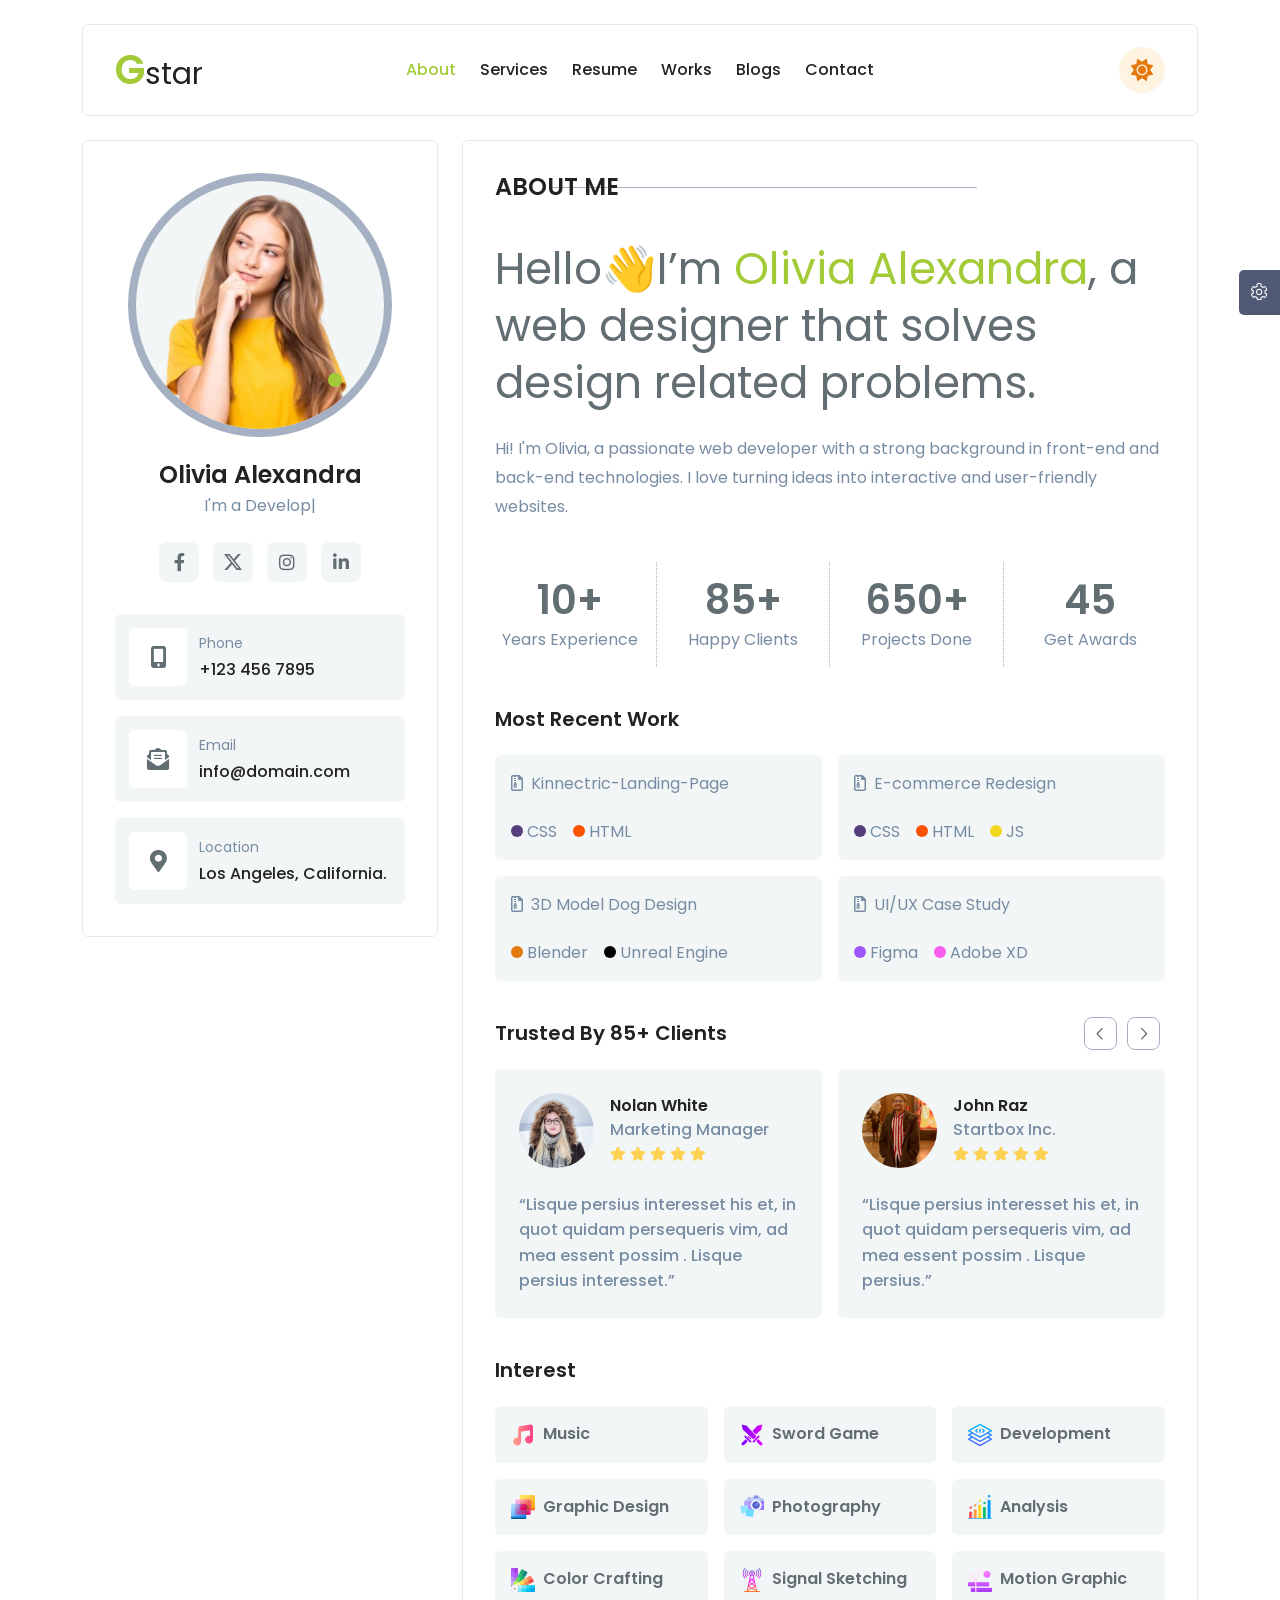
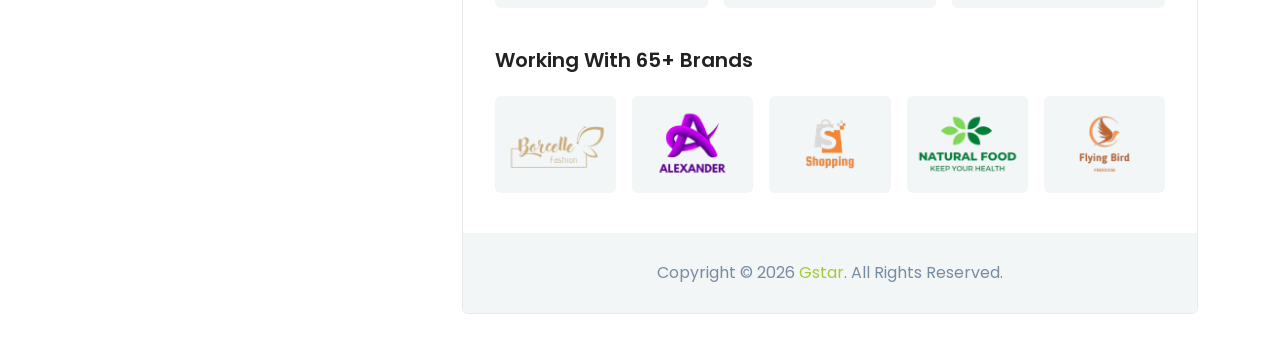
<file: home_main/index.html>
<!DOCTYPE html>
<html lang="en">

<head>
    <meta charset="UTF-8">
    <meta name="viewport" content="width=device-width, initial-scale=1.0">
    <meta name="color-scheme" content="light">
    <title>Gstar - Personal Portfolio Template</title>
    <meta name="description" content="Gstar is responsive bootstrap 5 personal portfolio html template.">
    <meta name="author" content="mountainclimbersstar.com">

    <!-- Fav Icon -->
    <link rel="shortcut icon" href="assets/images/favicon.ico" type="image/x-icon">

    <!-- Template Google Fonts -->
    <link
        href="https://fonts.googleapis.com/css2?family=Poppins:ital,wght@0,100;0,200;0,300;0,400;0,500;0,600;0,700;0,800;0,900;1,100;1,200;1,300;1,400;1,500;1,600;1,700;1,800;1,900&display=swap"
        rel="stylesheet">

    <!-- Bootstrap -->
    <link rel="stylesheet" href="assets/css/bootstrap.min.css">
    <!-- Bootstrap RTL -->
    <!-- <link rel="stylesheet" href="assets/css/bootstrap.rtl.min.css"> -->
    <!-- Bootstrap Icon -->
    <link rel="stylesheet" href="assets/css/bootstrap-icons.min.css">
    <!-- Font Awesome -->
    <link rel="stylesheet" href="assets/css/all.min.css">
    <!-- Owl Carousel -->
    <link rel="stylesheet" href="assets/css/owl.carousel.min.css">
    <link rel="stylesheet" href="assets/css/owl.theme.default.min.css">
    <!-- Gstar Theme CSS -->
    <link rel="stylesheet" href="assets/css/style.css">
    <!-- Responsive -->
    <link rel="stylesheet" href="assets/css/responsive.css">
    <!-- Color Switcher -->
    <link rel="stylesheet" href="assets/css/color-switcher.css">

    <!-- CSS Skin File -->
    <link id="color-switcher" rel="stylesheet" href="assets/css/skins/color-saladGreen.css">
</head>

<body>

    <!-- Preloader -->
    <div class="preloader">
        <div class="loader"></div>
    </div>

    <!-- Page Content Start -->
    <div id="page-content">
        <!-- Header -->
        <header id="header" class="header mb-24">
            <nav class="navbar primary-menu navbar-expand-lg">
                <div class="container">
                    <div class="menu-container d-flex align-items-center w-100 position-relative">
                        <!-- Logo -->
                        <div class="col-auto col-lg-2">
                            <a class="navbar-brand" href="index.html" title="Gstar">
                                <img class="d-none" src="assets/images/logo/dark-logo.png" alt="Gstar">
                                <h4 class="text-5xl fw-400 mb-0"><span class="text-6xl fw-600">G</span>star</h4>
                            </a>
                        </div>
                        <!-- Logo End -->

                        <div class="col col-lg-8 navbar-accordion px-0">
                            <div class="collapse navbar-collapse justify-content-center" id="navbarNav">
                                <ul class="navbar-nav">
                                    <li class="nav-item">
                                        <a class="nav-link active" aria-current="page" href="index.html">About</a>
                                    </li>
                                    <li class="nav-item">
                                        <a class="nav-link" href="#">Services</a>
                                    </li>
                                    <li class="nav-item">
                                        <a class="nav-link" href="#">Resume</a>
                                    </li>
                                    <li class="nav-item">
                                        <a class="nav-link" href="#">Works</a>
                                    </li>
                                    <li class="nav-item">
                                        <a class="nav-link" href="#">Blogs</a>
                                    </li>
                                    <li class="nav-item">
                                        <a class="nav-link" href="#">Contact</a>
                                    </li>
                                </ul>
                            </div>
                        </div>

                        <div class="col-auto col-lg-2">
                            <div class="gstar-header-menu d-flex align-items-center justify-content-end">
                                <div class="mode-toggle me-2 me-lg-0">
                                    <i class="fa-solid fa-sun sun"></i>
                                    <i class="fa-solid fa-moon moon"></i>
                                </div>

                                <!-- Navbar Toggler -->
                                <button class="navbar-toggler hamburger-menu ms-auto p-3 me-0" data-bs-toggle="collapse"
                                    data-bs-target="#navbarNav" aria-controls="navbarNav" aria-expanded="false"
                                    aria-label="Toggle navigation">
                                    <span class="line line-1"></span>
                                    <span class="line line-2"></span>
                                    <span class="line line-3"></span>
                                </button>
                                <!-- Navbar Toggler End -->
                            </div>
                        </div>
                    </div>
                </div>
            </nav>
        </header>
        <!-- Header End -->

        <!-- Main -->
        <div class="gstar-main">
            <section class="about-area">
                <div class="container">
                    <div class="row">
                        <!-- Personal Info -->
                        <div class="col-xl-4">
                            <div class="gstar-personal-info">
                                <div class="gstar-personal-info-wrap">
                                    <!-- Img -->
                                    <div class="gstar-personal-info-img mb-24 text-center">
                                        <span class="rounded-pill d-inline-block p-2 position-relative">
                                            <img src="assets/images/profile-pic.png" class="img-fluid rounded-pill"
                                                title="I'm Olivia Alexandra" alt="Profile Image">
                                            <!-- Available Link -->
                                            <a href="contact.html" class="available-link"></a>
                                        </span>
                                    </div>
                                    <!-- Img End -->

                                    <div class="typed-strings">
                                        <p>I'm a Developer</p>
                                        <p>I'm a Photographer</p>
                                        <p>I'm a 3D Designer</p>
                                    </div>
                                    <h4 class="gstar-personal-info-name text-2xl fw-600 mb-1 text-center">Olivia
                                        Alexandra</h4>
                                    <p class="text-center mb-4"><span class="typed text-base fw-400"></span></p>
                                    <!-- Social -->
                                    <ul class="social-icons text-center mb-32">
                                        <li class="social-icon-fb"><a href="#"><i
                                                    class="fa-brands fa-facebook-f"></i></a></li>
                                        <li class="social-icon-x"><a href="#"><i class="bi bi-twitter-x"></i></a></li>
                                        <li class="social-icon-instagram"><a href="#"><i
                                                    class="fa-brands fa-instagram"></i></a></li>
                                        <li class="social-icon-linkedin"><a href="#"><i
                                                    class="fa-brands fa-linkedin-in"></i></a></li>
                                    </ul>
                                    <!-- Social End -->

                                    <!-- Contact -->
                                    <div class="gstar-personal-info-contact-item d-flex align-items-center mb-3">
                                        <div class="icon"><i class="fa-solid fa-mobile-screen-button"></i></div>
                                        <div class="text ml-12">
                                            <span class="text-sm fw-400 mb-1 d-block">Phone</span>
                                            <strong class="text-base fw-500 mb-0 d-block">+123 456 7895</strong>
                                        </div>
                                    </div>
                                    <div class="gstar-personal-info-contact-item d-flex align-items-center mb-3">
                                        <div class="icon"><i class="fa-solid fa-envelope-open-text"></i></div>
                                        <div class="text ml-12">
                                            <span class="text-sm fw-400 mb-1 d-block">Email</span>
                                            <strong class="text-base fw-500 mb-0 d-block">info@domain.com</strong>
                                        </div>
                                    </div>
                                    <div class="gstar-personal-info-contact-item d-flex align-items-center mb-0">
                                        <div class="icon"><i class="fa-solid fa-location-dot"></i></div>
                                        <div class="text ml-12">
                                            <span class="text-sm fw-400 mb-1 d-block">Location</span>
                                            <strong class="text-base fw-500 mb-0 d-block">Los Angeles,
                                                California.</strong>
                                        </div>
                                    </div>
                                    <!-- Contact End -->
                                </div>
                            </div>
                        </div>
                        <!-- Personal Info End -->

                        <div class="col-xl-8">
                            <div class="gstar-page-content-wrap">
                                <div class="section-inner-wrapper pl-32 pr-32 pt-32">
                                    <!-- Page Title -->
                                    <div class="page-title">
                                        <h3 class="text-2xl fw-600 text-uppercase mb-0">About Me</h3>
                                    </div>
                                    <!-- Page Title End -->

                                    <h1 class="about-head text-7xl fw-400 mb-4">Hello<span class="hand">👋</span>I’m
                                        <span>Olivia
                                            Alexandra</span>, a
                                        web
                                        designer that solves design related problems.
                                    </h1>
                                    <p class="about-paragraph">Hi! I'm Olivia, a passionate web developer with a strong
                                        background in front-end and back-end technologies. I love turning ideas into
                                        interactive and user-friendly websites.</p>
                                </div>

                                <!-- Fun Facts -->
                                <div class="section-inner-wrapper pl-32 pr-32">
                                    <div class="fun-facts mt-40 mb-40">
                                        <div class="row">
                                            <div class="col-6 col-md-3">
                                                <div class="fun-fact-box text-center">
                                                    <h4 class="text-6xl fw-600 mb-0">10+</h4>
                                                    <p>Years Experience</p>
                                                </div>
                                            </div>
                                            <div class="col-6 col-md-3">
                                                <div class="fun-fact-box text-center">
                                                    <h4 class="text-6xl fw-600 mb-0">85+</h4>
                                                    <p>Happy Clients</p>
                                                </div>
                                            </div>
                                            <div class="col-6 col-md-3">
                                                <div class="fun-fact-box text-center">
                                                    <h4 class="text-6xl fw-600 mb-0">650+</h4>
                                                    <p>Projects Done</p>
                                                </div>
                                            </div>
                                            <div class="col-6 col-md-3">
                                                <div class="fun-fact-box text-center">
                                                    <h4 class="text-6xl fw-600 mb-0">45</h4>
                                                    <p>Get Awards</p>
                                                </div>
                                            </div>
                                        </div>
                                    </div>
                                </div>
                                <!-- Fun Facts End -->

                                <!-- Most Recent Work -->
                                <div class="section-inner-wrapper pl-32 pr-32">
                                    <div class="most-recent-work mb-40">
                                        <h4 class="text-xl fw-600 mb-24">Most Recent Work</h4>
                                        <div class="row g-3">
                                            <!-- Work #01 -->
                                            <div class="col-md-6">
                                                <div class="recent-work-box p-3 rounded">
                                                    <a href="#" class="text-base mb-4 d-inline-block"><i
                                                            class="fa-regular fa-file-zipper me-1"></i>
                                                        Kinnectric-Landing-Page</a>
                                                    <ul class="work-technology">
                                                        <li class="css">CSS</li>
                                                        <li class="html">HTML</li>
                                                    </ul>
                                                </div>
                                            </div>
                                            <!-- Work #02 -->
                                            <div class="col-md-6">
                                                <div class="recent-work-box p-3 rounded">
                                                    <a href="#" class="text-base mb-4 d-inline-block"><i
                                                            class="fa-regular fa-file-zipper me-1"></i>
                                                        E-commerce Redesign</a>
                                                    <ul class="work-technology">
                                                        <li class="css">CSS</li>
                                                        <li class="html">HTML</li>
                                                        <li class="js">JS</li>
                                                    </ul>
                                                </div>
                                            </div>
                                            <!-- Work #03 -->
                                            <div class="col-md-6">
                                                <div class="recent-work-box p-3 rounded">
                                                    <a href="#" class="text-base mb-4 d-inline-block"><i
                                                            class="fa-regular fa-file-zipper me-1"></i>
                                                        3D Model Dog Design</a>
                                                    <ul class="work-technology">
                                                        <li class="blender">Blender</li>
                                                        <li class="unreal-engine">Unreal Engine</li>
                                                    </ul>
                                                </div>
                                            </div>
                                            <!-- Work #04 -->
                                            <div class="col-md-6">
                                                <div class="recent-work-box p-3 rounded">
                                                    <a href="#" class="text-base mb-4 d-inline-block"><i
                                                            class="fa-regular fa-file-zipper me-1"></i>
                                                        UI/UX Case Study</a>
                                                    <ul class="work-technology">
                                                        <li class="figma">Figma</li>
                                                        <li class="adobe-XD">Adobe XD</li>
                                                    </ul>
                                                </div>
                                            </div>
                                        </div>
                                    </div>
                                </div>
                                <!-- Most Recent Work End -->

                                <!-- Clients -->
                                <div class="section-inner-wrapper pl-32 pr-32">
                                    <div class="clients mb-40">
                                        <h4 class="text-xl fw-600 mb-24">Trusted By 85+ Clients</h4>
                                        <div class="row">
                                            <div class="col-12">
                                                <div class="owl-carousel owl-theme clients-review-carousel">
                                                    <!-- Client #01 -->
                                                    <div class="items">
                                                        <div class="clients-review-wrapper p-4 rounded">
                                                            <div class="d-flex align-items-center mt-auto mb-4">
                                                                <img class="img-fluid w-auto rounded-circle d-inline-block"
                                                                    src="assets/images/clients/01.png" alt="Client">
                                                                <div class="ms-3">
                                                                    <strong class="client-name d-block fw-600">Nolan
                                                                        White</strong>
                                                                    <span class="d-block fw-500">Marketing
                                                                        Manager</span>
                                                                    <span class="text-sm review-star">
                                                                        <i class="fa-solid fa-star"></i>
                                                                        <i class="fa-solid fa-star"></i>
                                                                        <i class="fa-solid fa-star"></i>
                                                                        <i class="fa-solid fa-star"></i>
                                                                        <i class="fa-solid fa-star"></i>
                                                                    </span>
                                                                </div>
                                                            </div>
                                                            <p class="fw-500">“Lisque persius interesset his et, in quot
                                                                quidam persequeris vim, ad mea essent possim . Lisque
                                                                persius interesset.”</p>
                                                        </div>
                                                    </div>
                                                    <!-- Client #02 -->
                                                    <div class="items">
                                                        <div class="clients-review-wrapper p-4 rounded">
                                                            <div class="d-flex align-items-center mt-auto mb-4">
                                                                <img class="img-fluid w-auto rounded-circle d-inline-block"
                                                                    src="assets/images/clients/02.png" alt="Client">
                                                                <div class="ms-3">
                                                                    <strong class="client-name d-block fw-600">John
                                                                        Raz</strong>
                                                                    <span class="d-block fw-500">Startbox Inc.</span>
                                                                    <span class="text-sm review-star">
                                                                        <i class="fa-solid fa-star"></i>
                                                                        <i class="fa-solid fa-star"></i>
                                                                        <i class="fa-solid fa-star"></i>
                                                                        <i class="fa-solid fa-star"></i>
                                                                        <i class="fa-solid fa-star"></i>
                                                                    </span>
                                                                </div>
                                                            </div>
                                                            <p class="fw-500">“Lisque persius interesset his et, in quot
                                                                quidam persequeris vim, ad mea essent possim . Lisque
                                                                persius.”</p>
                                                        </div>
                                                    </div>
                                                    <!-- Client #03 -->
                                                    <div class="items">
                                                        <div class="clients-review-wrapper p-4 rounded">
                                                            <div class="d-flex align-items-center mt-auto mb-4">
                                                                <img class="img-fluid w-auto rounded-circle d-inline-block"
                                                                    src="assets/images/clients/03.png" alt="Client">
                                                                <div class="ms-3">
                                                                    <strong class="client-name d-block fw-600">Carla
                                                                        Housto</strong>
                                                                    <span class="d-block fw-500">Unvab Inc.</span>
                                                                    <span class="text-sm review-star">
                                                                        <i class="fa-solid fa-star"></i>
                                                                        <i class="fa-solid fa-star"></i>
                                                                        <i class="fa-solid fa-star"></i>
                                                                        <i class="fa-solid fa-star"></i>
                                                                        <i class="fa-solid fa-star"></i>
                                                                    </span>
                                                                </div>
                                                            </div>
                                                            <p class="fw-500">“Lisque persius interesset his et, in quot
                                                                quidam persequeris vim, ad mea essent possim . Lisque
                                                                persius interesset.”</p>
                                                        </div>
                                                    </div>
                                                    <!-- Client #04 -->
                                                    <div class="items">
                                                        <div class="clients-review-wrapper p-4 rounded">
                                                            <div class="d-flex align-items-center mt-auto mb-4">
                                                                <img class="img-fluid w-auto rounded-circle d-inline-block"
                                                                    src="assets/images/clients/04.png" alt="Client">
                                                                <div class="ms-3">
                                                                    <strong class="client-name d-block fw-600">Jillian
                                                                        Wyatt</strong>
                                                                    <span class="d-block fw-500">Marketing
                                                                        Specialist</span>
                                                                    <span class="text-sm review-star">
                                                                        <i class="fa-solid fa-star"></i>
                                                                        <i class="fa-solid fa-star"></i>
                                                                        <i class="fa-solid fa-star"></i>
                                                                        <i class="fa-solid fa-star"></i>
                                                                        <i class="fa-solid fa-star"></i>
                                                                    </span>
                                                                </div>
                                                            </div>
                                                            <p class="fw-500">“Lisque persius interesset his et, in quot
                                                                quidam persequeris vim, ad mea essent possim.”</p>
                                                        </div>
                                                    </div>
                                                </div>
                                            </div>
                                        </div>
                                    </div>
                                </div>
                                <!-- Clients End -->

                                <!-- Interest -->
                                <div class="section-inner-wrapper pl-32 pr-32">
                                    <div class="interest mb-40">
                                        <h4 class="text-xl fw-600 mb-24">Interest</h4>
                                        <div class="row g-3">
                                            <!-- Interest #01 -->
                                            <div class="col-md-4">
                                                <div class="interest-box p-3">
                                                    <img class="img-fluid" src="assets/images/interest/music.png"
                                                        alt="Interest Icon">
                                                    <strong class="text-base fw-600 ms-1">Music</strong>
                                                </div>
                                            </div>
                                            <!-- Interest #02 -->
                                            <div class="col-md-4">
                                                <div class="interest-box p-3">
                                                    <img class="img-fluid" src="assets/images/interest/lorem.png"
                                                        alt="Interest Icon">
                                                    <strong class="text-base fw-600 ms-1">Sword Game</strong>
                                                </div>
                                            </div>
                                            <!-- Interest #03 -->
                                            <div class="col-md-4">
                                                <div class="interest-box p-3">
                                                    <img class="img-fluid" src="assets/images/interest/development.png"
                                                        alt="Interest Icon">
                                                    <strong class="text-base fw-600 ms-1">Development</strong>
                                                </div>
                                            </div>
                                            <!-- Interest #04 -->
                                            <div class="col-md-4">
                                                <div class="interest-box p-3">
                                                    <img class="img-fluid" src="assets/images/interest/graphic.png"
                                                        alt="Interest Icon">
                                                    <strong class="text-base fw-600 ms-1">Graphic Design</strong>
                                                </div>
                                            </div>
                                            <!-- Interest #05 -->
                                            <div class="col-md-4">
                                                <div class="interest-box p-3">
                                                    <img class="img-fluid" src="assets/images/interest/photography.png"
                                                        alt="Interest Icon">
                                                    <strong class="text-base fw-600 ms-1">Photography</strong>
                                                </div>
                                            </div>
                                            <!-- Interest #06 -->
                                            <div class="col-md-4">
                                                <div class="interest-box p-3">
                                                    <img class="img-fluid" src="assets/images/interest/analysis.png"
                                                        alt="Interest Icon">
                                                    <strong class="text-base fw-600 ms-1">Analysis</strong>
                                                </div>
                                            </div>
                                            <!-- Interest #07 -->
                                            <div class="col-md-4">
                                                <div class="interest-box p-3">
                                                    <img class="img-fluid" src="assets/images/interest/colors.png"
                                                        alt="Interest Icon">
                                                    <strong class="text-base fw-600 ms-1">Color Crafting</strong>
                                                </div>
                                            </div>
                                            <!-- Interest #08 -->
                                            <div class="col-md-4">
                                                <div class="interest-box p-3">
                                                    <img class="img-fluid" src="assets/images/interest/cell-tower.png"
                                                        alt="Interest Icon">
                                                    <strong class="text-base fw-600 ms-1">Signal Sketching</strong>
                                                </div>
                                            </div>
                                            <!-- Interest #09 -->
                                            <div class="col-md-4">
                                                <div class="interest-box p-3">
                                                    <img class="img-fluid"
                                                        src="assets/images/interest/motion-graphic.png"
                                                        alt="Interest Icon">
                                                    <strong class="text-base fw-600 ms-1">Motion Graphic</strong>
                                                </div>
                                            </div>
                                        </div>
                                    </div>
                                </div>
                                <!-- Interest End -->

                                <!-- Brands -->
                                <div class="section-inner-wrapper pl-32 pr-32">
                                    <div class="brands mb-40">
                                        <h4 class="text-xl fw-600 mb-24">Working With 65+ Brands</h4>
                                        <div class="row">
                                            <div class="col-12">
                                                <div class="owl-carousel owl-theme brands-carousel">
                                                    <!-- Brand #01 -->
                                                    <div class="items">
                                                        <div class="brand-logo">
                                                            <img class="img-fluid" src="assets/images/brands/brand1.png"
                                                                alt="Brand">
                                                        </div>
                                                    </div>
                                                    <!-- Brand #02 -->
                                                    <div class="items">
                                                        <div class="brand-logo">
                                                            <img class="img-fluid" src="assets/images/brands/brand2.png"
                                                                alt="Brand">
                                                        </div>
                                                    </div>
                                                    <!-- Brand #03 -->
                                                    <div class="items">
                                                        <div class="brand-logo">
                                                            <img class="img-fluid" src="assets/images/brands/brand3.png"
                                                                alt="Brand">
                                                        </div>
                                                    </div>
                                                    <!-- Brand #04 -->
                                                    <div class="items">
                                                        <div class="brand-logo">
                                                            <img class="img-fluid" src="assets/images/brands/brand4.png"
                                                                alt="Brand">
                                                        </div>
                                                    </div>
                                                    <!-- Brand #05 -->
                                                    <div class="items">
                                                        <div class="brand-logo">
                                                            <img class="img-fluid" src="assets/images/brands/brand5.png"
                                                                alt="Brand">
                                                        </div>
                                                    </div>
                                                    <!-- Brand #06 -->
                                                    <div class="items">
                                                        <div class="brand-logo">
                                                            <img class="img-fluid" src="assets/images/brands/brand6.png"
                                                                alt="Brand">
                                                        </div>
                                                    </div>
                                                </div>
                                            </div>
                                        </div>
                                    </div>
                                </div>
                                <!-- Brands End -->

                                <!-- Footer Copyright -->
                                <div class="footer footer-s-1 pt-28 pb-28 pl-16 pr-16 copyright text-center">
                                    <p>Copyright &copy; <span id="currentYear"><!-- dynamic year --></span> <a
                                            href="#">Gstar</a>. All
                                        Rights Reserved.</p>
                                </div>
                                <!-- Footer Copyright End -->
                            </div>
                        </div>
                    </div>
                </div>
            </section>
        </div>
        <!-- Main End -->
    </div>
    <!-- Page Content End -->

    <!-- Back to Top -->
    <a href="#" id="back-top-top" class="shadow" data-bs-toggle="tooltip" title="Return to top">
        <i class="fa-regular fa-chevron-up"></i>
    </a>

    <!-- Color Switcher -->
    <div class="color-switcher">
        <div class="switcher-btn">
            <i class="fa-light fa-gear fa-spin"></i>
        </div>
        <h3>Color Switcher</h3>
        <div class="theme-buttons-container">
            <ul>
                <li class="theme-button saladGreen" data-bs-toggle="tooltip" title="Salad Green (Default)"
                    data-path="assets/css/skins/color-saladGreen.css"></li>
                <li class="theme-button orange" data-bs-toggle="tooltip" title="Orange"
                    data-path="assets/css/skins/color-orange.css"></li>
                <li class="theme-button yellow" data-bs-toggle="tooltip" title="Yellow"
                    data-path="assets/css/skins/color-yellow.css"></li>
                <li class="theme-button skyBlue" data-bs-toggle="tooltip" title="Sky Blue"
                    data-path="assets/css/skins/color-skyBlue.css"></li>
                <li class="theme-button green" data-bs-toggle="tooltip" title="Green"
                    data-path="assets/css/skins/color-green.css"></li>
                <li class="theme-button gray" data-bs-toggle="tooltip" title="Gray"
                    data-path="assets/css/skins/color-gray.css"></li>
                <li class="theme-button softBlue" data-bs-toggle="tooltip" title="Soft Blue"
                    data-path="assets/css/skins/color-softBlue.css"></li>
                <li class="theme-button fluorescentRed" data-bs-toggle="tooltip" title="Fluorescent Red"
                    data-path="assets/css/skins/color-fluorescentRed.css"></li>
                <li class="theme-button pink" data-bs-toggle="tooltip" title="Pink"
                    data-path="assets/css/skins/color-pink.css"></li>
                <li class="theme-button steelPink" data-bs-toggle="tooltip" title="Steel Pink"
                    data-path="assets/css/skins/color-steelPink.css"></li>
            </ul>
        </div>
    </div>

    <!-- jQery -->
    <script src="assets/js/jquery.min.js"></script>
    <!-- Bootstrap -->
    <script src="assets/js/bootstrap.bundle.min.js"></script>
    <!-- Owl Carousel -->
    <script src="assets/js/owl.carousel.min.js"></script>
    <!-- Typed -->
    <script src="assets/js/typed.min.js"></script>
    <!-- Color Switcher -->
    <script src="assets/js/switcher.min.js"></script>
    <!-- Theme -->
    <script src="assets/js/script.js"></script>
</body>

</html>
</file>
<file: home_main/assets/css/style.css>
/*
Template Name: Gstar - Personal Portfolio Template
Author: Mountain Theme
Author URI: https://mountaintheme.gumroad.com/
Template URI: https://gstar-personal-portfolio-html-templat.netlify.app/
Description: Personal Portfolio HTML Template
File Description: Main css file of the template
Version: 1.0.0
*/

/*------------------------------------------------------------------
[Table of Contents]
    + General
        - Variable Define
        - Common CSS
        - Helpers Classes
        - Buttons
        - Hamburger Menu
        - Preloader
        - Owl Carousel
        - Mode Switcher
        - Social Icon
        - Blockquotes
        - Page Title
    - Header
    - Personal Info / Sidebar
    + Pages
    + About
        - Fun Fact
        - Most Recent Work
        - Interest
        - Brands
    + Services
        - Offer
        - Pricing Plan
    - Resume
    - Works
    - Blogs
    - Contact
    + Footer
        - Footer Style 1
    - Call to Action
    - Work Single
    - Blog Single
    - Back to Top
    - Dark Theme
------------------------------------------------------------------*/

/* [ General ] */
/*================================================== */

/*** Variable Define ***/
:root {
    --body-bg: #fff;
    --section-bg: var(--body-bg);
    --common-bg: #f3f6f6;
    --common-bg-2: var(--section-bg);
    --common-bg-3: #a5b1c2;
    --theme-primary: #a3cb38;
    --theme-primary-rgb: 164, 203, 56, 0.9;
    --text-white: #fff;
    --text-off: #bdc3c7;
    --body-text: #778ca3;
    --heading-text: #222222;
    --heading-text-2: #636e72;
    --border-color: var(--common-bg-3);
    --border-color-2: #d9d9d9;
    --border-color-3: #eae8ef;
    --facebook: #316FF6;
    --x: #0F1318;
    --instagram: #C92E80;
    --linkdin: #0077B5;
    --github: #2B3137;
    --dribbble: #E34A85;
    --behance: #053CF7;
    --google: #DD4B39;
    --vimeo: #86C9EF;
    --skype: #00AFF0;
    --blogger: #FC4F08;
    --envelope: #6567A5;
}

:root .dark-theme {
    --body-bg: #222222;
    --section-bg: #2A2A2A;
    --common-bg: var(--body-bg);
    --common-bg-2: var(--section-bg);
    --common-bg-3: #606060;
    --theme-primary: #a3cb38;
    --theme-primary-rgb: 164, 203, 56, 0.9;
    --text-white: #fff;
    --text-off: #636E72;
    --body-text: #948DAA;
    --heading-text: var(--text-white);
    --heading-text-2: #a6a6a6;
    --border-color: var(--common-bg-3);
    --border-color-2: #454545;
    --border-color-3: #3f4042;
    --facebook: #316FF6;
    --x: #0F1318;
    --instagram: #C92E80;
    --linkdin: #0077B5;
    --github: #2B3137;
    --dribbble: #E34A85;
    --behance: #053CF7;
    --google: #DD4B39;
    --vimeo: #86C9EF;
    --skype: #00AFF0;
    --blogger: #FC4F08;
    --envelope: #6567A5;
}

/*** Common CSS ***/
* {
    margin: 0;
    padding: 0;
    box-sizing: border-box;
}

html,
body {
    scroll-behavior: smooth;
}

body {
    font-family: 'Poppins', sans-serif;
    font-size: 16px;
    font-weight: 400;
    position: relative;
    height: 100%;
    width: 100%;
    color: var(--body-text);
    background: var(--body-bg);
    overflow-x: hidden;
}

h1,
h2,
h3,
h4,
h5,
h6 {
    color: var(--heading-text);
}

p:last-of-type {
    margin-bottom: 0;
}

a {
    color: var(--body-text);
    -webkit-transition: all 0.3s;
    -moz-transition: all 0.3s;
    -ms-transition: all 0.3s;
    -o-transition: all 0.3s;
    transition: all 0.3s;
}

a,
a:hover,
a:focus,
.button:focus,
button,
button:focus {
    text-decoration: none;
    outline: none;
    -webkit-box-shadow: none;
    box-shadow: none;
}

ol,
ul {
    margin: 0;
    padding: 0;
}

ol li,
ul li {
    list-style: none;
}

img {
    max-width: 100%;
    height: auto;
}

/* Page Content */
#page-content {
    padding: 24px 0 24px 0;
}

/* Selection */
::-webkit-selection {
    background-color: var(--theme-primary);
    color: #fff;
    text-shadow: none;
}

::-moz-selection {
    background-color: var(--theme-primary);
    color: #fff;
    text-shadow: none;
}

::selection {
    background-color: var(--theme-primary);
    color: #fff;
    text-shadow: none;
}

/* Text Field */
.form-group label {
    font-size: 14px;
    font-weight: 500;
    color: var(--heading-text);
    margin-bottom: 8px;
}

input.form-control:focus,
textarea.form-control:focus {
    outline: none;
    box-shadow: none;
    border-color: var(--theme-primary);
}

html[dir=rtl] input[type="email"].form-control {
    text-align: end;
}

input.form-control,
textarea.form-control {
    border: none;
    border: 1px solid var(--border-color-3);
    outline: none;
    width: 100%;
    height: 54px;
    margin-bottom: 0;
    padding: 11px 20px;
    border-radius: 4px;
    color: var(--body-text) !important;
    background: transparent !important;
    -webkit-box-shadow: none;
    box-shadow: none;
    display: block;
}

/* Input Placeholder */
input.form-control::-webkit-input-placeholder {
    color: var(--body-text);
    font-size: 16px;
    font-weight: 400;
    opacity: 1;
}

input.form-control:-moz-placeholder {
    color: var(--body-text);
    font-size: 16px;
    font-weight: 400;
    opacity: 1;
}

input.form-control::-moz-placeholder {
    color: var(--body-text);
    font-size: 16px;
    font-weight: 400;
    opacity: 1;
}

input.form-control:-ms-input-placeholder {
    color: var(--body-text);
    font-size: 16px;
    font-weight: 400;
    opacity: 1;
}

textarea.form-control::-webkit-input-placeholder {
    color: var(--body-text);
    font-size: 16px;
    font-weight: 400;
    opacity: 1;
}

textarea.form-control:-moz-placeholder {
    color: var(--body-text);
    font-size: 16px;
    font-weight: 400;
    opacity: 1;
}

textarea.form-control::-moz-placeholder {
    color: var(--body-text);
    font-size: 16px;
    font-weight: 400;
    opacity: 1;
}

textarea.form-control:-ms-input-placeholder {
    color: var(--body-text);
    font-size: 16px;
    font-weight: 400;
    opacity: 1;
}

/*** Helpers Classes ***/
/* Font Size */
.text {
    font-size: 11px;
}

.text-xs {
    font-size: 12px;
}

.text-sm {
    font-size: 14px;
}

.text-base {
    font-size: 16px;
}

.text-lg {
    font-size: 18px;
}

.text-xl {
    font-size: 20px;
}

.text-2xl {
    font-size: 24px;
}

.text-3xl {
    font-size: 28px;
}

.text-4xl {
    font-size: 32px;
}

.text-5xl {
    font-size: 36px;
}

.text-6xl {
    font-size: 40px;
}

.text-7xl {
    font-size: 44px;
}

.text-8xl {
    font-size: 48px;
}

.text-9xl {
    font-size: 52px;
}

.text-10xl {
    font-size: 56px;
}

.text-11xl {
    font-size: 60px;
}

.text-12xl {
    font-size: 64px;
}

.text-13xl {
    font-size: 72px;
}

.text-14xl {
    font-size: 80px;
}

.text-15xl {
    font-size: 84px;
}

.text-16xl {
    font-size: 92px;
}

.text-17xl {
    font-size: 96px;
}

.text-18xl {
    font-size: 104px;
}

.text-19xl {
    font-size: 112px;
}

.text-20xl {
    font-size: 124px;
}

.text-21xl {
    font-size: 128px;
}

.text-22xl {
    font-size: 132px;
}

.text-23xl {
    font-size: 144px;
}

.text-7xl,
.text-8xl,
.text-9xl,
.text-10xl,
.text-11xl,
.text-12xl,
.text-13xl,
.text-14xl,
.text-16xl,
.text-17xl,
.text-18xl,
.text-19xl,
.text-20xl,
.text-21xl,
.text-22xl,
.text-23xl {
    line-height: 1.3;
}

/* Font Weight */
.fw-100 {
    font-weight: 100 !important;
}

.fw-200 {
    font-weight: 200 !important;
}

.fw-300 {
    font-weight: 300 !important;
}

.fw-400 {
    font-weight: 400 !important;
}

.fw-500 {
    font-weight: 500 !important;
}

.fw-600 {
    font-weight: 600 !important;
}

.fw-700 {
    font-weight: 700 !important;
}

.fw-800 {
    font-weight: 900 !important;
}

/* Opacity */
.opaciyt-0 {
    opacity: 0;
}

.opacity-1 {
    opacity: 0.1;
}

.opacity-2 {
    opacity: 0.2;
}

.opacity-3 {
    opacity: 0.3;
}

.opacity-4 {
    opacity: 0.4;
}

.opacity-5 {
    opacity: 0.5;
}

.opacity-6 {
    opacity: 0.6;
}

.opacity-7 {
    opacity: 0.7;
}

.opacity-8 {
    opacity: 0.8;
}

.opacity-9 {
    opacity: 0.9;
}

.opacity-10 {
    opacity: 1;
}

/** Margin & Padding **/
/* Margin Top */
.mt-2 {
    margin-top: 2px;
}

.mt-4 {
    margin-top: 4px;
}

.mt-8 {
    margin-top: 8px;
}

.mt-12 {
    margin-top: 12px;
}

.mt-16 {
    margin-top: 16px;
}

.mt-18 {
    margin-top: 18px;
}

.mt-20 {
    margin-top: 20px;
}

.mt-24 {
    margin-top: 24px;
}

.mt-28 {
    margin-top: 28px;
}

.mt-32 {
    margin-top: 32px;
}

.mt-34 {
    margin-top: 34px;
}

.mt-40 {
    margin-top: 40px;
}

.mt-44 {
    margin-top: 44px;
}

.mt-48 {
    margin-top: 48px;
}

.mt-52 {
    margin-top: 52px;
}

.mt-56 {
    margin-top: 56px;
}

.mt-60 {
    margin-top: 60px;
}

.mt-64 {
    margin-top: 64px;
}

.mt-72 {
    margin-top: 72px;
}

.mt-76 {
    margin-top: 76px;
}

.mt-80 {
    margin-top: 80px;
}

.mt-88 {
    margin-top: 88px;
}

.mt-96 {
    margin-top: 96px;
}

.mt-104 {
    margin-top: 104px;
}

.mt-112 {
    margin-top: 112px;
}

.mt-120 {
    margin-top: 120px;
}

.mt-128 {
    margin-top: 128px;
}

.mt-136 {
    margin-top: 136px;
}

.mt-144 {
    margin-top: 144px;
}

.mt-152 {
    margin-top: 152px;
}

.mt-160 {
    margin-top: 160px;
}

.mt-168 {
    margin-top: 168px;
}

.mt-176 {
    margin-top: 176px;
}

.mt-184 {
    margin-top: 184px;
}

.mt-192 {
    margin-top: 192px;
}

.mt-200 {
    margin-top: 200px;
}

/* Margin Bottom */
.mb-2 {
    margin-bottom: 2px;
}

.mb-4 {
    margin-bottom: 4px;
}

.mb-8 {
    margin-bottom: 8px;
}

.mb-12 {
    margin-bottom: 12px;
}

.mb-16 {
    margin-bottom: 16px;
}

.mb-18 {
    margin-bottom: 18px;
}

.mb-20 {
    margin-bottom: 20px;
}

.mb-24 {
    margin-bottom: 24px;
}

.mb-28 {
    margin-bottom: 28px;
}

.mb-32 {
    margin-bottom: 32px;
}

.mb-34 {
    margin-bottom: 34px;
}

.mb-40 {
    margin-bottom: 40px;
}

.mb-44 {
    margin-bottom: 44px;
}

.mb-48 {
    margin-bottom: 48px;
}

.mb-52 {
    margin-bottom: 52px;
}

.mb-56 {
    margin-bottom: 56px;
}

.mb-60 {
    margin-bottom: 60px;
}

.mb-64 {
    margin-bottom: 64px;
}

.mb-72 {
    margin-bottom: 72px;
}

.mb-76 {
    margin-bottom: 76px;
}

.mb-80 {
    margin-bottom: 80px;
}

.mb-88 {
    margin-bottom: 88px;
}

.mb-96 {
    margin-bottom: 96px;
}

.mb-104 {
    margin-bottom: 104px;
}

.mb-112 {
    margin-bottom: 112px;
}

.mb-120 {
    margin-bottom: 120px;
}

.mb-128 {
    margin-bottom: 128px;
}

.mb-136 {
    margin-bottom: 136px;
}

.mb-144 {
    margin-bottom: 144px;
}

.mb-152 {
    margin-bottom: 152px;
}

.mb-160 {
    margin-bottom: 160px;
}

.mb-168 {
    margin-bottom: 168px;
}

.mb-176 {
    margin-bottom: 176px;
}

.mb-184 {
    margin-bottom: 184px;
}

.mb-192 {
    margin-bottom: 192px;
}

.mb-200 {
    margin-bottom: 200px;
}

/* Margin Left */
.ml-2 {
    margin-left: 2px;
}

.ml-4 {
    margin-left: 4px;
}

.ml-8 {
    margin-left: 8px;
}

.ml-12 {
    margin-left: 12px;
}

.ml-16 {
    margin-left: 16px;
}

.ml-18 {
    margin-left: 18px;
}

.ml-20 {
    margin-left: 20px;
}

.ml-24 {
    margin-left: 24px;
}

.ml-28 {
    margin-left: 28px;
}

.ml-32 {
    margin-left: 32px;
}

.ml-34 {
    margin-left: 34px;
}

.ml-40 {
    margin-left: 40px;
}

.ml-44 {
    margin-left: 44px;
}

.ml-48 {
    margin-left: 48px;
}

.ml-52 {
    margin-left: 52px;
}

.ml-56 {
    margin-left: 56px;
}

.ml-60 {
    margin-left: 60px;
}

.ml-64 {
    margin-left: 64px;
}

.ml-72 {
    margin-left: 72px;
}

.ml-76 {
    margin-left: 76px;
}

.ml-80 {
    margin-left: 80px;
}

.ml-88 {
    margin-left: 88px;
}

.ml-96 {
    margin-left: 96px;
}

.ml-104 {
    margin-left: 104px;
}

.ml-112 {
    margin-left: 112px;
}

.ml-120 {
    margin-left: 120px;
}

.ml-128 {
    margin-left: 128px;
}

.ml-136 {
    margin-left: 136px;
}

.ml-144 {
    margin-left: 144px;
}

.ml-152 {
    margin-left: 152px;
}

.ml-160 {
    margin-left: 160px;
}

.ml-168 {
    margin-left: 168px;
}

.ml-176 {
    margin-left: 176px;
}

.ml-184 {
    margin-left: 184px;
}

.ml-192 {
    margin-left: 192px;
}

.ml-200 {
    margin-left: 200px;
}

/* Margin Right */
.mr-2 {
    margin-right: 2px;
}

.mr-4 {
    margin-right: 4px;
}

.mr-8 {
    margin-right: 8px;
}

.mr-12 {
    margin-right: 12px;
}

.mr-16 {
    margin-right: 16px;
}

.mr-18 {
    margin-right: 18px;
}

.mr-20 {
    margin-right: 20px;
}

.mr-24 {
    margin-right: 24px;
}

.mr-28 {
    margin-right: 28px;
}

.mr-32 {
    margin-right: 32px;
}

.mr-34 {
    margin-right: 34px;
}

.mr-40 {
    margin-right: 40px;
}

.mr-44 {
    margin-right: 44px;
}

.mr-48 {
    margin-right: 48px;
}

.mr-52 {
    margin-right: 52px;
}

.mr-56 {
    margin-right: 56px;
}

.mr-60 {
    margin-right: 60px;
}

.mr-64 {
    margin-right: 64px;
}

.mr-72 {
    margin-right: 72px;
}

.mr-76 {
    margin-right: 76px;
}

.mr-80 {
    margin-right: 80px;
}

.mr-88 {
    margin-right: 88px;
}

.mr-96 {
    margin-right: 96px;
}

.mr-104 {
    margin-right: 104px;
}

.mr-112 {
    margin-right: 112px;
}

.mr-120 {
    margin-right: 120px;
}

.mr-128 {
    margin-right: 128px;
}

.mr-136 {
    margin-right: 136px;
}

.mr-144 {
    margin-right: 144px;
}

.mr-152 {
    margin-right: 152px;
}

.mr-160 {
    margin-right: 160px;
}

.mr-168 {
    margin-right: 168px;
}

.mr-176 {
    margin-right: 176px;
}

.mr-184 {
    margin-right: 184px;
}

.mr-192 {
    margin-right: 192px;
}

.mr-200 {
    margin-right: 200px;
}

/* Padding Top */
.pt-2 {
    padding-top: 2px;
}

.pt-4 {
    padding-top: 4px;
}

.pt-8 {
    padding-top: 8px;
}

.pt-12 {
    padding-top: 12px;
}

.pt-16 {
    padding-top: 16px;
}

.pt-18 {
    padding-top: 18px;
}

.pt-20 {
    padding-top: 20px;
}

.pt-24 {
    padding-top: 24px;
}

.pt-28 {
    padding-top: 28px;
}

.pt-32 {
    padding-top: 32px;
}

.pt-34 {
    padding-top: 34px;
}

.pt-40 {
    padding-top: 40px;
}

.pt-44 {
    padding-top: 44px;
}

.pt-48 {
    padding-top: 48px;
}

.pt-52 {
    padding-top: 52px;
}

.pt-56 {
    padding-top: 56px;
}

.pt-60 {
    padding-top: 60px;
}

.pt-64 {
    padding-top: 64px;
}

.pt-72 {
    padding-top: 72px;
}

.pt-76 {
    padding-top: 76px;
}

.pt-80 {
    padding-top: 80px;
}

.pt-88 {
    padding-top: 88px;
}

.pt-96 {
    padding-top: 96px;
}

.pt-104 {
    padding-top: 104px;
}

.pt-112 {
    padding-top: 112px;
}

.pt-120 {
    padding-top: 120px;
}

.pt-128 {
    padding-top: 128px;
}

.pt-136 {
    padding-top: 136px;
}

.pt-144 {
    padding-top: 144px;
}

.pt-152 {
    padding-top: 152px;
}

.pt-160 {
    padding-top: 160px;
}

.pt-168 {
    padding-top: 168px;
}

.pt-176 {
    padding-top: 176px;
}

.pt-184 {
    padding-top: 184px;
}

.pt-192 {
    padding-top: 192px;
}

.pt-200 {
    padding-top: 200px;
}

/* Padding Bottom */
.pb-2 {
    padding-bottom: 2px;
}

.pb-4 {
    padding-bottom: 4px;
}

.pb-8 {
    padding-bottom: 8px;
}

.pb-12 {
    padding-bottom: 12px;
}

.pb-16 {
    padding-bottom: 16px;
}

.pb-18 {
    padding-bottom: 18px;
}

.pb-20 {
    padding-bottom: 20px;
}

.pb-24 {
    padding-bottom: 24px;
}

.pb-28 {
    padding-bottom: 28px;
}

.pb-32 {
    padding-bottom: 32px;
}

.pb-34 {
    padding-bottom: 34px;
}

.pb-40 {
    padding-bottom: 40px;
}

.pb-44 {
    padding-bottom: 44px;
}

.pb-48 {
    padding-bottom: 48px;
}

.pb-52 {
    padding-bottom: 52px;
}

.pb-56 {
    padding-bottom: 56px;
}

.pb-60 {
    padding-bottom: 60px;
}

.pb-64 {
    padding-bottom: 64px;
}

.pb-72 {
    padding-bottom: 72px;
}

.pb-76 {
    padding-bottom: 76px;
}

.pb-80 {
    padding-bottom: 80px;
}

.pb-88 {
    padding-bottom: 88px;
}

.pb-96 {
    padding-bottom: 96px;
}

.pb-104 {
    padding-bottom: 104px;
}

.pb-112 {
    padding-bottom: 112px;
}

.pb-120 {
    padding-bottom: 120px;
}

.pb-128 {
    padding-bottom: 128px;
}

.pb-136 {
    padding-bottom: 136px;
}

.pb-144 {
    padding-bottom: 144px;
}

.pb-152 {
    padding-bottom: 152px;
}

.pb-160 {
    padding-bottom: 160px;
}

.pb-168 {
    padding-bottom: 168px;
}

.pb-176 {
    padding-bottom: 176px;
}

.pb-184 {
    padding-bottom: 184px;
}

.pb-192 {
    padding-bottom: 192px;
}

.pb-200 {
    padding-bottom: 200px;
}

/* Padding Left */
.pl-2 {
    padding-left: 2px;
}

.pl-4 {
    padding-left: 4px;
}

.pl-8 {
    padding-left: 8px;
}

.pl-12 {
    padding-left: 12px;
}

.pl-16 {
    padding-left: 16px;
}

.pl-18 {
    padding-left: 18px;
}

.pl-20 {
    padding-left: 20px;
}

.pl-24 {
    padding-left: 24px;
}

.pl-28 {
    padding-left: 28px;
}

.pl-32 {
    padding-left: 32px;
}

.pl-34 {
    padding-left: 34px;
}

.pl-40 {
    padding-left: 40px;
}

.pl-44 {
    padding-left: 44px;
}

.pl-48 {
    padding-left: 48px;
}

.pl-52 {
    padding-left: 52px;
}

.pl-56 {
    padding-left: 56px;
}

.pl-60 {
    padding-left: 60px;
}

.pl-64 {
    padding-left: 64px;
}

.pl-72 {
    padding-left: 72px;
}

.pl-76 {
    padding-left: 76px;
}

.pl-80 {
    padding-left: 80px;
}

.pl-88 {
    padding-left: 88px;
}

.pl-96 {
    padding-left: 96px;
}

.pl-104 {
    padding-left: 104px;
}

.pl-112 {
    padding-left: 112px;
}

.pl-120 {
    padding-left: 120px;
}

.pl-128 {
    padding-left: 128px;
}

.pl-136 {
    padding-left: 136px;
}

.pl-144 {
    padding-left: 144px;
}

.pl-152 {
    padding-left: 152px;
}

.pl-160 {
    padding-left: 160px;
}

.pl-168 {
    padding-left: 168px;
}

.pl-176 {
    padding-left: 176px;
}

.pl-184 {
    padding-left: 184px;
}

.pl-192 {
    padding-left: 192px;
}

.pl-200 {
    padding-left: 200px;
}

/* Padding Right */
.pr-2 {
    padding-right: 2px;
}

.pr-4 {
    padding-right: 4px;
}

.pr-8 {
    padding-right: 8px;
}

.pr-12 {
    padding-right: 12px;
}

.pr-16 {
    padding-right: 16px;
}

.pr-18 {
    padding-right: 18px;
}

.pr-20 {
    padding-right: 20px;
}

.pr-24 {
    padding-right: 24px;
}

.pr-28 {
    padding-right: 28px;
}

.pr-32 {
    padding-right: 32px;
}

.pr-34 {
    padding-right: 34px;
}

.pr-40 {
    padding-right: 40px;
}

.pr-44 {
    padding-right: 44px;
}

.pr-48 {
    padding-right: 48px;
}

.pr-52 {
    padding-right: 52px;
}

.pr-56 {
    padding-right: 56px;
}

.pr-60 {
    padding-right: 60px;
}

.pr-64 {
    padding-right: 64px;
}

.pr-72 {
    padding-right: 72px;
}

.pr-76 {
    padding-right: 76px;
}

.pr-80 {
    padding-right: 80px;
}

.pr-88 {
    padding-right: 88px;
}

.pr-96 {
    padding-right: 96px;
}

.pr-104 {
    padding-right: 104px;
}

.pr-112 {
    padding-right: 112px;
}

.pr-120 {
    padding-right: 120px;
}

.pr-128 {
    padding-right: 128px;
}

.pr-136 {
    padding-right: 136px;
}

.pr-144 {
    padding-right: 144px;
}

.pr-152 {
    padding-right: 152px;
}

.pr-160 {
    padding-right: 160px;
}

.pr-168 {
    padding-right: 168px;
}

.pr-176 {
    padding-right: 176px;
}

.pr-184 {
    padding-right: 184px;
}

.pr-192 {
    padding-right: 192px;
}

.pr-200 {
    padding-right: 200px;
}

/*** Buttons ***/
.button {
    border: 0;
    width: max-content;
    display: inline-block;
    font-size: 16px;
    font-weight: 500;
    padding: 12px 24px;
    color: #FFF;
    border-radius: 14px;
    -webkit-transition: all .4s ease;
    -moz-transition: all .4s ease;
    -ms-transition: all .4s ease;
    -o-transition: all .4s ease;
    transition: all .4s ease;
}

.button-coloured {
    background: var(--theme-primary);
}

.button-dark {
    background: var(--common-bg-3);
}

.button-coloured:hover,
.button-dark:hover {
    -webkit-box-shadow: inset 0px 0px 135px rgba(0, 0, 0, 0.25);
    -moz-box-shadow: inset 0px 0px 135px rgba(0, 0, 0, 0.25);
    -ms-box-shadow: inset 0px 0px 135px rgba(0, 0, 0, 0.25);
    -o-box-shadow: inset 0px 0px 135px rgba(0, 0, 0, 0.25);
    box-shadow: inset 0px 0px 135px rgba(0, 0, 0, 0.25);
}

/*** Hamburger Menu ***/
.hamburger-menu {
    padding: 0 12px !important;
    border-radius: 50%;
    outline: none !important;
    box-shadow: none !important;
    background: var(--theme-primary);
    height: 46px;
    width: 46px;
    vertical-align: middle;
    direction: ltr;
}

.hamburger-menu .line {
    display: block;
    height: 3px;
    width: 10px;
    margin-block: 4px;
    background-color: var(--text-white);
    border-radius: 8px;
    -webkit-transition: all .5s;
    -moz-transition: all .5s;
    -ms-transition: all .5s;
    -o-transition: all .5s;
    transition: all .5s;
}

.hamburger-menu .line-2 {
    width: 20px;
}

.hamburger-menu .line-3 {
    margin-inline-start: auto;
}

.hamburger-menu.active .line-2 {
    -webkit-transform: rotate(-45deg);
    -moz-transform: rotate(-45deg);
    -ms-transform: rotate(-45deg);
    -o-transform: rotate(-45deg);
    transform: rotate(-45deg);
}

.hamburger-menu.active .line-1 {
    -webkit-transform: rotate(45deg) translate(4px, 1.5px);
    -moz-transform: rotate(45deg) translate(4px, 1.5px);
    -ms-transform: rotate(45deg) translate(4px, 1.5px);
    -o-transform: rotate(45deg) translate(4px, 1.5px);
    transform: rotate(45deg) translate(4px, 1.5px);
}

.hamburger-menu.active .line-3 {
    -webkit-transform: rotate(45deg) translate(-3px, -1px);
    -moz-transform: rotate(45deg) translate(-3px, -1px);
    -ms-transform: rotate(45deg) translate(-3px, -1px);
    -o-transform: rotate(45deg) translate(-3px, -1px);
    transform: rotate(45deg) translate(-3px, -1px);
}

/*** Preloader ***/
.preloader {
    position: fixed;
    width: 100%;
    height: 100%;
    z-index: 999999999 !important;
    background-color: #fff;
    top: 0;
    left: 0;
    right: 0;
    bottom: 0;
}

.dark-theme .preloader {
    background: #000;
}

.loader {
    position: absolute;
    top: 50%;
    left: 50%;
    -webkit-transform: translate(-50%, -50%);
    transform: translate(-50%, -50%);
    height: 4px;
    width: 134px;
    --c: no-repeat -webkit-linear-gradient(#6100ee 0 0);
    background: var(--c), var(--c), #d7b8fc;
    background-size: 60% 100%;
    -webkit-animation: preloader 3s infinite;
    animation: preloader 3s infinite;
}

@-webkit-keyframes preloader {
    0% {
        background-position: -150% 0, -150% 0
    }

    66% {
        background-position: 250% 0, -150% 0
    }

    100% {
        background-position: 250% 0, 250% 0
    }
}

@keyframes preloader {
    0% {
        background-position: -150% 0, -150% 0
    }

    66% {
        background-position: 250% 0, -150% 0
    }

    100% {
        background-position: 250% 0, 250% 0
    }
}

/*** Owl Carousel ***/
html[dir=rtl] .owl-nav {
    right: auto;
    left: 0;
}

.owl-nav {
    margin-top: 0 !important;
    position: absolute;
    top: -52px;
    right: 0;
}

.owl-nav button {
    width: 33px;
    height: 33px;
    line-height: 33px !important;
    color: var(--heading-text-2) !important;
    border: 1px solid var(--border-color) !important;
    border-radius: 8px !important;
    font-size: 14px !important;
    margin: 0 5px !important;
    -webkit-transition: .2s !important;
    transition: .2s !important;
}

.owl-nav button:hover {
    background: transparent !important;
    border-color: var(--theme-primary) !important;
    color: var(--theme-primary) !important;
}

/*** Mode Switcher ***/
.mode-toggle {
    width: 46px;
    height: 46px;
    line-height: 46px;
    font-size: 22px;
    border-radius: 50%;
    cursor: pointer;
    display: flex;
    justify-content: center;
    align-items: center;
    background: rgba(255, 204, 133, 0.24);
    -webkit-transition: .4s ease;
    transition: .4s ease;
}

.mode-toggle:hover {
    background: #E5780B;
}

.dark-theme .mode-toggle {
    background: rgba(133, 169, 255, 0.239);
}

.dark-theme .mode-toggle:hover {
    background: #637EBE;
}

.mode-toggle .sun {
    color: #e5780b;
    -webkit-transition: .4s ease;
    transition: .4s ease;
}

.dark-theme .mode-toggle .sun {
    display: none;
}

.mode-toggle .moon {
    position: absolute;
    color: #3874ff;
    display: none;
}

.dark-theme .mode-toggle .moon {
    display: block;
    -webkit-transition: .4s ease;
    transition: .4s ease;
}

.mode-toggle:hover i {
    color: var(--text-white);
}

/*** Social Icon ***/
.social-icons {
    font-size: 0;
}

.social-icons li {
    display: inline-block;
}

html[dir=rtl] .social-icons li:not(:last-child) {
    margin-right: auto;
    margin-left: 14px;
}

.social-icons li:not(:last-child) {
    margin-right: 14px;
}

.social-icons li a {
    display: inline-block;
    height: 40px;
    width: 40px;
    line-height: 40px;
    text-align: center;
    border-radius: 8px;
    font-size: 18px;
    color: var(--heading-text-2);
    background: var(--common-bg);
    -webkit-transition: all .4s ease;
    transition: all .4s ease;
}

.social-icons li a:hover {
    color: var(--text-white);
}

.social-icons .social-icon-fb a:hover {
    background: var(--facebook) !important;
}

.social-icons .social-icon-x a:hover {
    background: var(--x) !important;
}

.social-icons .social-icon-instagram a:hover {
    background: var(--instagram) !important;
}

.social-icons .social-icon-linkedin a:hover {
    background: var(--linkdin) !important;
}

.social-icons .social-icon-github a:hover {
    background: var(--github) !important;
}

.social-icons .social-icon-dribbble a:hover {
    background: var(--dribbble) !important;
}

.social-icons .social-icon-behance a:hover {
    background: var(--behance) !important;
}

.social-icons .social-icon-google a:hover {
    background: var(--google) !important;
}

.social-icons .social-icon-vimeo a:hover {
    background: var(--vimeo) !important;
}

.social-icons .social-icon-skype a:hover {
    background: var(--skype) !important;
}

.social-icons .social-icon-blogger a:hover {
    background: var(--blogger) !important;
}

.social-icons .social-icon-google a:hover {
    background: var(--envelope) !important;
}

/*** Blockquotes ***/
html[dir=rtl] .block-quote {
    padding-left: 0;
    padding-right: 78px;
}

.block-quote {
    position: relative;
    padding-top: 24px;
    padding-left: 78px;
}

html[dir=rtl] .block-quote::before {
    left: auto;
    right: 0;
}

.block-quote::before {
    content: "\F6B0";
    font-family: "bootstrap-icons";
    position: absolute;
    left: 0;
    top: 12px;
    color: var(--theme-primary);
    width: 54px;
    height: 44px;
    line-height: 44px;
    font-size: 58px;
}

.block-quote p {
    line-height: 1.8;
}

html[dir=rtl] .block-quote .info {
    padding-left: 0;
    padding-right: 88px;
}

.block-quote .info {
    position: relative;
    padding-left: 88px;
}

html[dir=rtl] .block-quote .info::before {
    left: auto;
    right: 0;
}

.block-quote .info::before {
    content: "";
    position: absolute;
    left: 0;
    top: 50%;
    width: 80px;
    height: 1px;
    border-radius: 2px;
    background: var(--body-text);
}

/*** Page Title ***/
.page-title {
    margin-bottom: 38px;
}

.page-title h3 {
    position: relative;
    z-index: 1;
}

html[dir=rtl] .page-title h3::after {
    left: auto;
    right: 8%;
}

.page-title h3::after {
    content: "";
    position: absolute;
    top: 50%;
    left: 8%;
    width: 64%;
    height: 1px;
    background: var(--common-bg-3);
    border-radius: 4px;
    z-index: -1;
}

/* [ Header ] */
/*================================================== */
.header {
    position: sticky;
    width: 100%;
    top: 0;
    z-index: 99;
}

.header .primary-menu {
    padding: 0;
}

.primary-menu .menu-container {
    padding: 22px 32px;
    background: rgba(255, 255, 255, 0.74);
    border: 1px solid var(--border-color-3);
    border-radius: 6px;
    -webkit-backdrop-filter: blur(16px) saturate(180%);
    backdrop-filter: blur(16px) saturate(180%);
}

.primary-menu .navbar-brand {
    padding: 0;
    margin: 0;
    font-size: unset;
}

.primary-menu .navbar-brand h4 {
    font-size: 30px;
    line-height: 1;
}

.primary-menu .navbar-brand h4 span {
    color: var(--theme-primary);
}

.primary-menu .navbar-brand:hover {
    opacity: .7;
}

.primary-menu .navbar-nav .nav-link {
    font-size: 16px;
    font-weight: 500;
    color: var(--heading-text);
    padding: 10px 12px;
}

.primary-menu .navbar-nav .nav-link.active,
.primary-menu .navbar-nav .nav-link:hover {
    color: var(--theme-primary);
}

/* [ Personal Info / Sidebar ] */
/*================================================== */
.gstar-personal-info {
    padding: 32px;
    border: 1px solid var(--border-color-3);
    background: var(--section-bg);
    border-radius: 6px;
    position: sticky;
    top: 116px;
}

.gstar-personal-info-img span.rounded-pill {
    background: var(--common-bg-3);
}

.gstar-personal-info-img img {
    background: var(--common-bg);
}

.gstar-personal-info-contact-item {
    padding: 14px;
    border-radius: 6px;
    background: var(--common-bg);
}

.gstar-personal-info-contact-item .icon {
    width: 58px;
    height: 58px;
    line-height: 58px;
    text-align: center;
    color: var(--heading-text-2);
    background: var(--common-bg-2);
    border-radius: 6px;
    font-size: 22px;
}

html[dir=rtl] .gstar-personal-info-contact-item .text.ml-12 {
    margin-left: auto;
    margin-right: 12px;
}

.gstar-personal-info-contact-item .text strong {
    color: var(--heading-text);
}

/* Available Link */
html[dir=rtl] .available-link {
    right: auto;
    left: 50px;
}

.available-link {
    position: absolute;
    bottom: 50px;
    right: 50px;
    width: 14px;
    height: 14px;
    border-radius: 50%;
    background: var(--theme-primary);
    -webkit-animation: circle-pulse 1.6s infinite;
    animation: circle-pulse 1.6s infinite;
}

@-webkit-keyframes circle-pulse {

    0% {
        -webkit-box-shadow: 0 0 0 0 rgba(var(--theme-primary-rgb));
        box-shadow: 0 0 0 0 rgba(var(--theme-primary-rgb));
    }

    50% {
        -webkit-box-shadow: 0 0 0 8px rgba(77, 170, 87, 0);
        box-shadow: 0 0 0 8px rgba(77, 170, 87, 0);
    }

    100% {
        -webkit-box-shadow: 0 0 0 0 rgba(77, 170, 87, 0);
        box-shadow: 0 0 0 0 rgba(77, 170, 87, 0);
    }
}

@keyframes circle-pulse {

    0% {
        -webkit-box-shadow: 0 0 0 0 rgba(var(--theme-primary-rgb));
        box-shadow: 0 0 0 0 rgba(var(--theme-primary-rgb));
    }

    50% {
        -webkit-box-shadow: 0 0 0 8px rgba(77, 170, 87, 0);
        box-shadow: 0 0 0 8px rgba(77, 170, 87, 0);
    }

    100% {
        -webkit-box-shadow: 0 0 0 0 rgba(77, 170, 87, 0);
        box-shadow: 0 0 0 0 rgba(77, 170, 87, 0);
    }
}

html[dir=rtl] .available-link::before {
    right: auto;
    left: 0;
    margin-right: auto;
    margin-left: 0;
}

.available-link::before {
    content: "Available for work";
    position: absolute;
    top: -4px;
    right: 0;
    width: 132px;
    font-size: 12px;
    font-weight: 500;
    color: var(--text-white);
    background: var(--theme-primary);
    padding: 2px 12px;
    border-radius: 20px;
    margin-right: 0;
    opacity: 0;
    z-index: -1;
    -webkit-transition: .4s;
    transition: .4s;
}

html[dir=rtl] .available-link:hover::before {
    margin-right: auto;
    margin-left: 18px;
}

.available-link:hover::before {
    opacity: 1;
    margin-right: 18px;
    z-index: 1;
}

/* [ Pages ] */
/*================================================== */
.gstar-page-content-wrap {
    background: var(--section-bg);
    border: 1px solid var(--border-color-3);
    border-radius: 6px;
}

/* [ About ] */
/*================================================== */
.about-head {
    color: var(--heading-text-2);
}

.about-head span {
    color: var(--theme-primary);
}

.about-paragraph {
    line-height: 1.8;
}

/*** Fun Fact ***/
.fun-facts {
    overflow: hidden;
}

.fun-facts>.row>* {
    padding-top: 12px;
    padding-bottom: 12px;
    position: relative;
}

.fun-facts>.row>*::before,
.fun-facts>.row>*::after {
    content: "";
    position: absolute;
}

.fun-facts>.row>*::before {
    height: 100%;
    top: 0;
    left: -1px;
    border-left: 1px dotted var(--border-color);
}

.fun-facts>.row>*::after {
    width: 100%;
    height: 0;
    top: auto;
    left: 0;
    bottom: -2px;
    border-bottom: 1px dotted var(--border-color);
}

.fun-facts .fun-fact-box h4 {
    color: var(--heading-text-2);
    line-height: 1.3;
}

.fun-facts .fun-fact-box p {
    line-height: 1.8;
}

/*** Most Recent Work ***/
.most-recent-work .recent-work-box {
    background: var(--common-bg);
}

.most-recent-work .recent-work-box a:hover {
    color: var(--theme-primary);
}

html[dir=rtl] .most-recent-work .work-technology li {
    margin-left: auto;
    margin-right: 16px !important;
}

.most-recent-work .work-technology li {
    display: inline-block;
    position: relative;
    margin-left: 16px;
}

html[dir=rtl] .most-recent-work .work-technology li:not(:last-child) {
    margin-right: auto;
    margin-left: 12px;
}

.most-recent-work .work-technology li:not(:last-child) {
    margin-right: 12px;
}

html[dir=rtl] .most-recent-work .work-technology li::before {
    left: auto;
    right: -16px;
}

.most-recent-work .work-technology li::before {
    content: "";
    position: absolute;
    width: 12px;
    height: 12px;
    top: 5px;
    left: -16px;
    border-radius: 50%;
    background: var(--border-color);
}

.most-recent-work .work-technology li.css::before {
    background: #563D7C;
}

.most-recent-work .work-technology li.html::before {
    background: #FB5200;
}

.most-recent-work .work-technology li.js::before {
    background: #EFD81D;
}

.most-recent-work .work-technology li.js::before {
    background: #EFD81D;
}

.most-recent-work .work-technology li.blender::before {
    background: #E1790D;
}

.most-recent-work .work-technology li.unreal-engine::before {
    background: #000000;
}

.most-recent-work .work-technology li.figma::before {
    background: #9D56F7;
}

.most-recent-work .work-technology li.adobe-XD::before {
    background: #F75EEE;
}

/*** Clients ***/
.clients .clients-review-wrapper {
    background: var(--common-bg);
}

.clients-review-wrapper .client-name {
    color: var(--heading-text);
}

.clients-review-wrapper .review-star {
    color: #FED152;
}

.clients-review-wrapper p {
    line-height: 1.6;
}

/*** Interest ***/
.interest .interest-box {
    background: var(--common-bg);
    border-radius: 6px;
    color: var(--heading-text-2);
}

/*** Brands ***/
.brands .brand-logo {
    background: var(--common-bg);
    border-radius: 6px;
}


/* [ Footer ] */
/*================================================== */

/*** Footer Style 1 ***/
.footer p a {
    color: var(--theme-primary);
}

.footer p a:hover {
    text-decoration: underline;
}

.footer-s-1 {
    background: var(--common-bg);
    border-radius: 0px 0px 6px 6px;
}

/* [ Back to Top ] */
/*================================================== */
html[dir=rtl] #back-top-top {
    right: auto;
    left: 10px;
}

#back-top-top {
    position: fixed;
    bottom: -20px;
    right: 10px;
    width: 44px;
    height: 44px;
    line-height: 44px;
    text-align: center;
    border-radius: 50%;
    font-size: 18px;
    color: #FFF;
    background: #8A94AD;
    z-index: 111;
    opacity: 0;
    visibility: hidden;
}

#back-top-top:hover {
    color: #FFF !important;
}

#back-top-top.active {
    opacity: 1;
    visibility: visible;
    bottom: 8px;
}

/* [ Dark Theme ] */
/*================================================== */
.dark-theme .primary-menu .menu-container {
    background: rgba(42, 42, 42, 0.78);
}

.dark-theme .about-head,
.dark-theme .fun-facts .fun-fact-box h4,
.dark-theme .interest .interest-box {
    color: var(--heading-text);
}

.dark-theme .services .service-box {
    background: var(--common-bg);
    border-color: transparent;
}

.dark-theme .pricing-plan-box .pricing-button {
    border-color: var(--border-color-2);
    background: var(--common-bg-2);
}

.dark-theme .pricing-plan-box .pricing-button:hover {
    border-color: var(--theme-primary);
    background: var(--theme-primary);
}

.dark-theme .pricing-plan-box.standard .pricing-button {
    border-color: var(--theme-primary);
}

.dark-theme .pricing-plan-box.standard .pricing-button:hover {
    border-color: var(--common-bg-3);
}

.dark-theme .gstar-pricing-plan .pricing-plan-box {
    background: var(--common-bg);
    border-color: transparent;
}

.dark-theme .gstar-project-details .project-details-left,
.dark-theme .gstar-project-details .project-details-right {
    background: var(--section-bg);
}

.dark-theme.project-details-page .call-to-action-area-part,
.dark-theme .gstar-blog-details .more-links .tags div a,
.dark-theme.blog-details-page .social-icons li a {
    background: var(--section-bg);
}

.dark-theme .gstar-google-map .main-map iframe {
    -webkit-filter: grayscale(20%) invert(95%);
    filter: grayscale(20%) invert(95%);
}

.dark-theme .form-message.alert-success {
    background: #01150c;
    border-color: #014728;
    color: #549b7b;
}
</file>
<file: home_main/assets/css/responsive.css>
/* 
==================================================
- Template Name: Gstar
- Author: MountainTheme 
- Description: Gstar - Personal Portfolio HTML Template
- File Description: Responsive css file of the template
- Version: 1.0.0
==================================================
*/

/* Extra extra large */
@media screen and (max-width:1400px) {}

/* Extra large */
@media screen and (max-width:1200px) {}

@media only screen and (min-width: 992px) and (max-width: 1199px) {

    /* [ Personal Info / Sidebar ] */
    /*================================================== */
    .gstar-personal-info {
        margin-bottom: 24px;
    }

    .call-to-action-area-part:is(.pr-192),
    .call-to-action-area-part:is(.pr-76) {
        padding-right: 118px;
    }

    .call-to-action-area-part:is(.pl-192),
    .call-to-action-area-part:is(.pl-76) {
        padding-left: 118px;
    }

    .call-to-action-area-part h2:is(.text-6xl) {
        font-size: 34px;
    }
}

/* Large */
@media screen and (max-width:992px) {

    /*** Page Title ***/
    .page-title h3::after {
        width: 74%;
    }

    /* [ Header ] */
    /*================================================== */
    .primary-menu .menu-container {
        padding: 16px 20px;
    }

    .primary-menu #navbarNav {
        position: absolute;
        top: 114%;
        left: 0;
        right: 0;
        background: var(--section-bg);
        margin-top: 0;
        border-radius: 6px;
        -webkit-box-shadow: 0px 6px 24px rgba(0, 0, 0, 0.08);
        box-shadow: 0px 6px 24px rgba(0, 0, 0, 0.08);
        z-index: 11;
    }

    .primary-menu .navbar-nav {
        padding: 20px;
    }

    .primary-menu .navbar-nav .nav-link {
        padding: 8px 0;
    }

    /* [ Personal Info / Sidebar ] */
    /*================================================== */
    .gstar-personal-info {
        padding: 36px 32px;
        margin-bottom: 24px;
    }

    /* [ Pages ] */
    /*================================================== */
    .section-inner-wrapper:is(.pt-32) {
        padding-top: 36px;
    }
}

/* Medium */
@media screen and (max-width:767px) {

    /* [ Header ] */
    /*================================================== */
    .header:is(.mb-48) {
        margin-bottom: 38px;
    }

    /* [ Personal Info / Sidebar ] */
    /*================================================== */
    .gstar-personal-info {
        padding: 32px 18px;
    }

    /* [ Pages ] */
    /*================================================== */
    .section-inner-wrapper:is(.pt-32) {
        padding-top: 32px;
    }

    .section-inner-wrapper:is(.pl-32) {
        padding-right: 18px;
    }

    .section-inner-wrapper:is(.pr-32) {
        padding-left: 18px;
    }
}

/* Small */
@media screen and (max-width:576px) {

    /* [ About ] */
    /*================================================== */
    .about-head:is(.text-7xl) {
        font-size: 36px;
    }

    /*** Clients ***/
    .clients h4.text-xl {
        padding-bottom: 42px;
    }

    .clients .owl-nav {
        right: unset;
    }
}

/* Extra small */
@media screen and (max-width:360px) {

    /* [ About ] */
    /*================================================== */
    .about-head:is(.text-7xl) {
        font-size: 32px;
    }
}
</file>
<file: home_main/assets/css/color-switcher.css>
/* [ Color Switcher ] */
/*================================================== */
html[dir=rtl] .color-switcher {
    right: auto;
    left: -208px;
}

.color-switcher {
    position: fixed;
    top: 30%;
    right: -208px;
    width: 208px;
    padding: 10px;
    background: #fff;
    border-radius: 0 0 0 5px;
    z-index: 10;
    -webkit-transition: all .5s ease;
    -moz-transition: all .5s ease;
    -ms-transition: all .5s ease;
    -o-transition: all .5s ease;
    transition: all .5s ease;
}

html[dir=rtl] .color-switcher.active {
    right: auto;
    left: 0;
}

.color-switcher.active {
    right: 0;
}

.color-switcher h3 {
    font-size: 17px;
    font-weight: 600;
    color: #141824;
    text-align: center;
    padding-bottom: 7px;
    margin-bottom: 10px;
    border-bottom: 1px solid #CACEDA;
}


html[dir=rtl] .color-switcher .switcher-btn {
    left: auto;
    right: -41px;
    border-radius: 0 5px 5px 0;
}

.color-switcher .switcher-btn {
    position: absolute;
    top: 0;
    left: -41px;
    background: #515A74;
    color: #FFF;
    padding: 9px 12px;
    font-size: 17px;
    border-radius: 5px 0 0 5px;
    cursor: pointer;
}

.dark-theme .color-switcher .switcher-btn {
    background: #424242;
}

.color-switcher .theme-buttons-container {
    display: -webkit-box;
    display: -moz-box;
    display: -ms-flexbox;
    display: -webkit-flex;
    display: flex;
    -webkit-flex-wrap: wrap;
    -moz-flex-wrap: wrap;
    -ms-flex-wrap: wrap;
    flex-wrap: wrap;
    -webkit-justify-content: center;
    -moz-justify-content: center;
    -ms-justify-content: center;
    justify-content: center;
}

.color-switcher .theme-buttons-container .theme-button {
    display: inline-block;
    height: 30px;
    width: 30px;
    -webkit-border-radius: 50%;
    -moz-border-radius: 50%;
    -ms-border-radius: 50%;
    border-radius: 50%;
    margin: 2px;
    cursor: pointer;
}

.color-switcher .theme-buttons-container .theme-button.saladGreen {
    background: #A3CB38;
}

.color-switcher .theme-buttons-container .theme-button.orange {
    background: #FE6F1D;
}

.color-switcher .theme-buttons-container .theme-button.yellow {
    background: #FFC312;
}

.color-switcher .theme-buttons-container .theme-button.skyBlue {
    background: #14C5FD;
}

.color-switcher .theme-buttons-container .theme-button.green {
    background: #28E98C;
}

.color-switcher .theme-buttons-container .theme-button.gray {
    background: #C0C0C0;
}

.color-switcher .theme-buttons-container .theme-button.softBlue {
    background: #778BEB;
}

.color-switcher .theme-buttons-container .theme-button.fluorescentRed {
    background: #FF5252;
}

.color-switcher .theme-buttons-container .theme-button.pink {
    background: #FF99CC;
}

.color-switcher .theme-buttons-container .theme-button.steelPink {
    background: #be2edd;
}
</file>
<file: home_main/assets/css/skins/color-saladGreen.css>
/*====================================================================
- Salad Green #A3CB38
====================================================================*/

:root {
    --theme-primary: #a3cb38;
    --theme-primary-rgb: 164, 203, 56, 0.9;
}

:root .dark-theme {
    --theme-primary: #a3cb38;
    --theme-primary-rgb: 164, 203, 56, 0.9;
}
</file>
